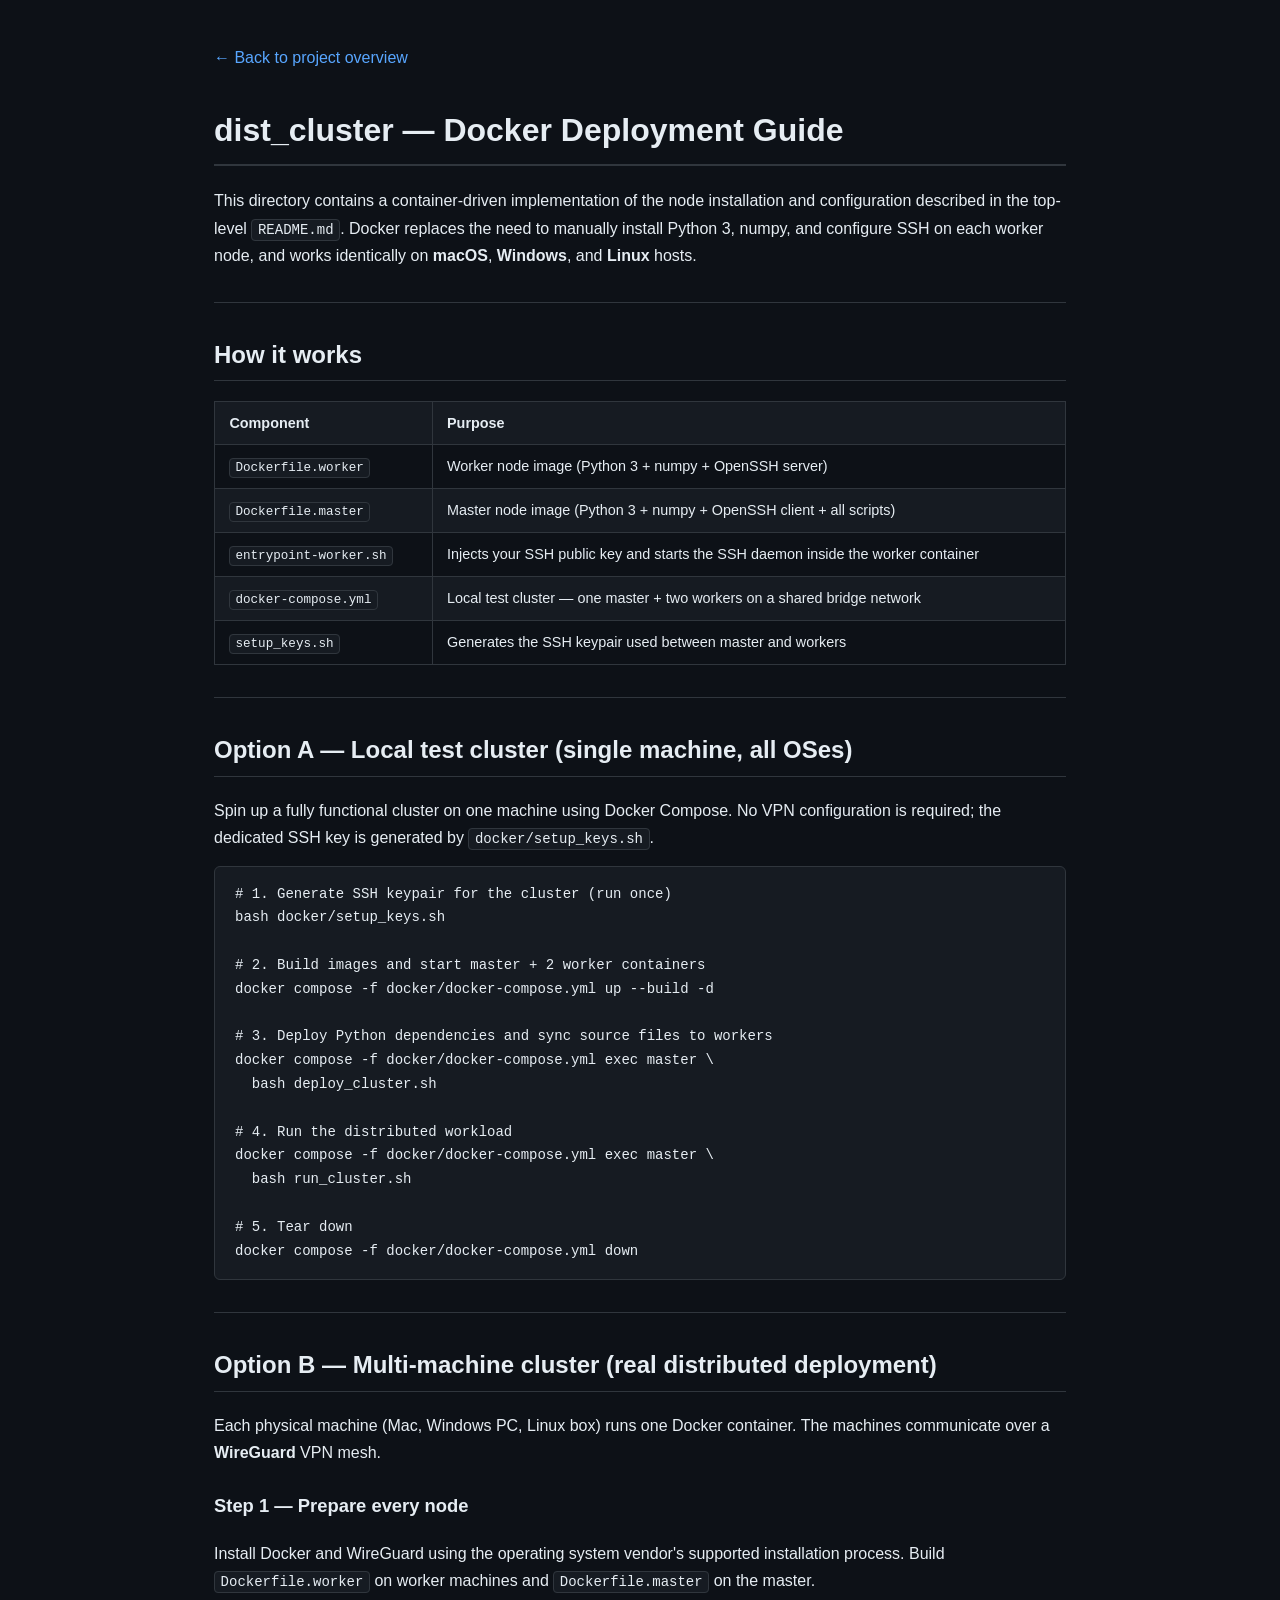
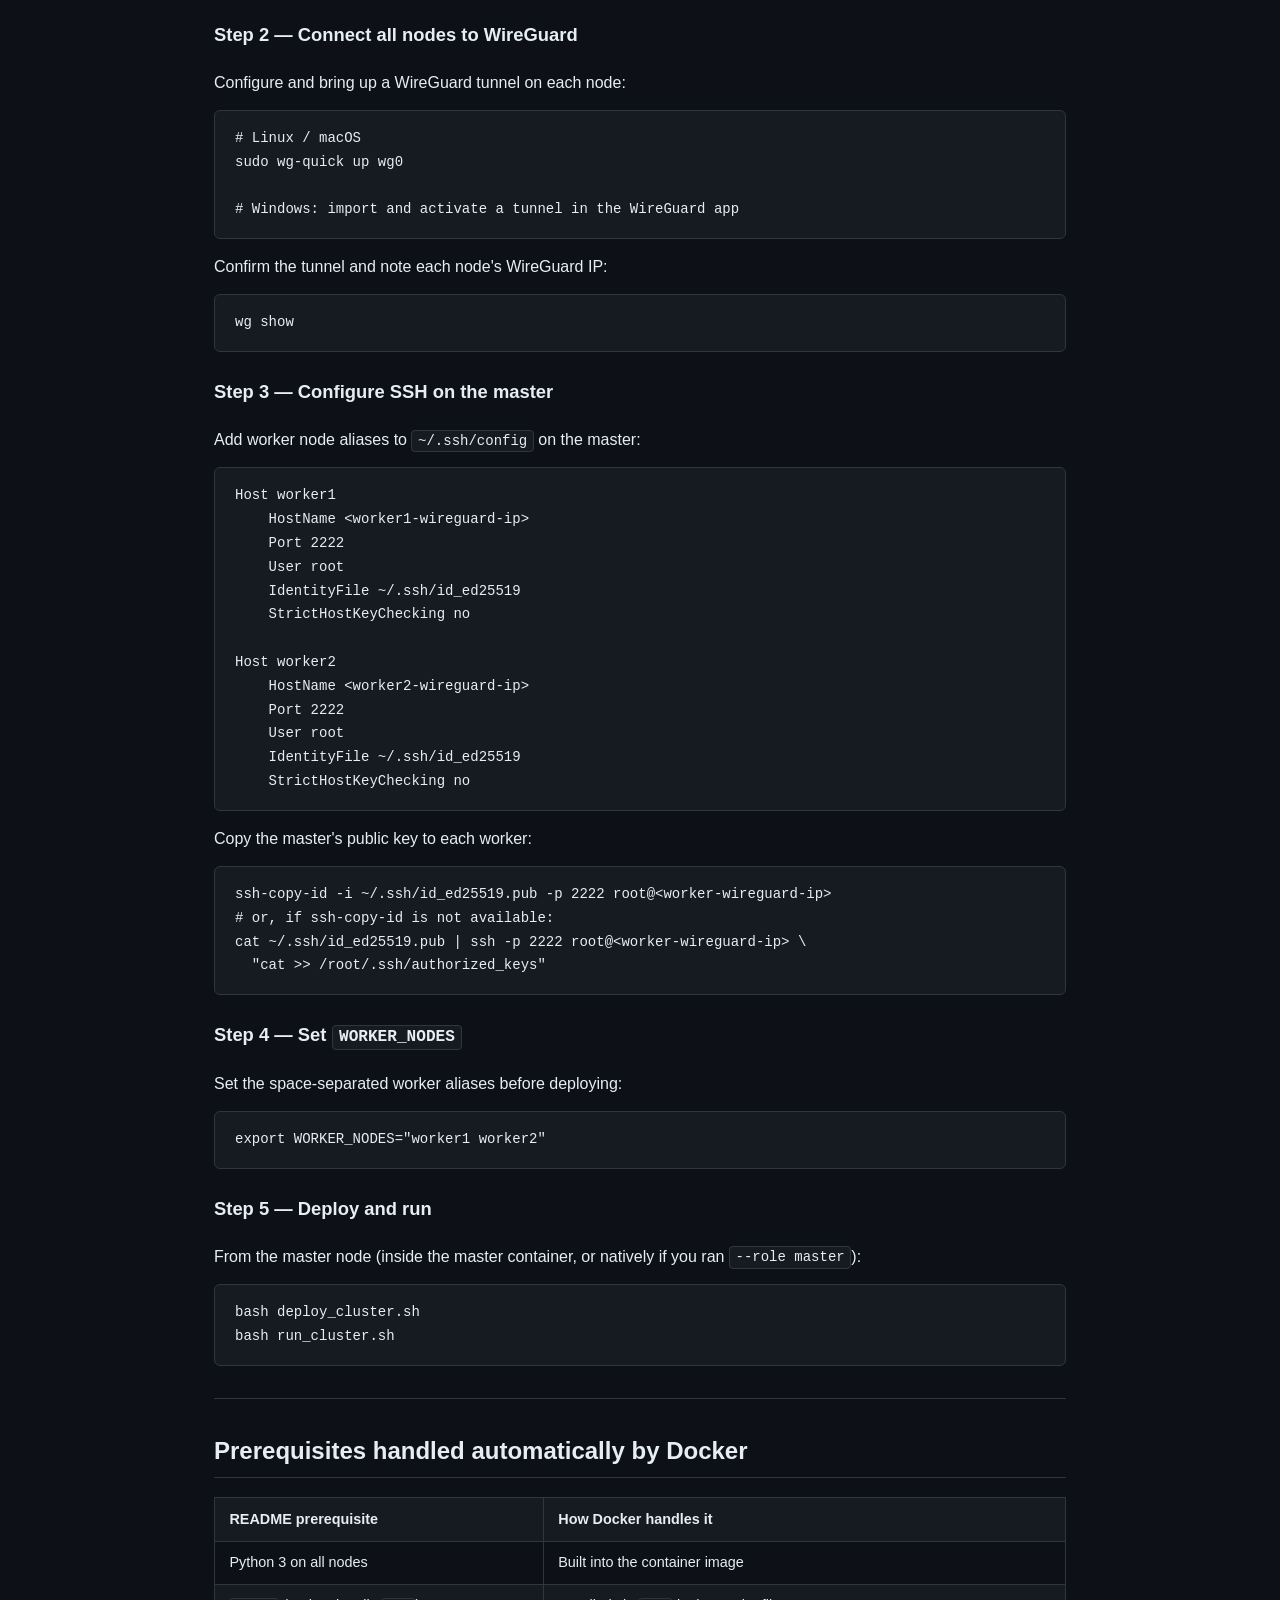
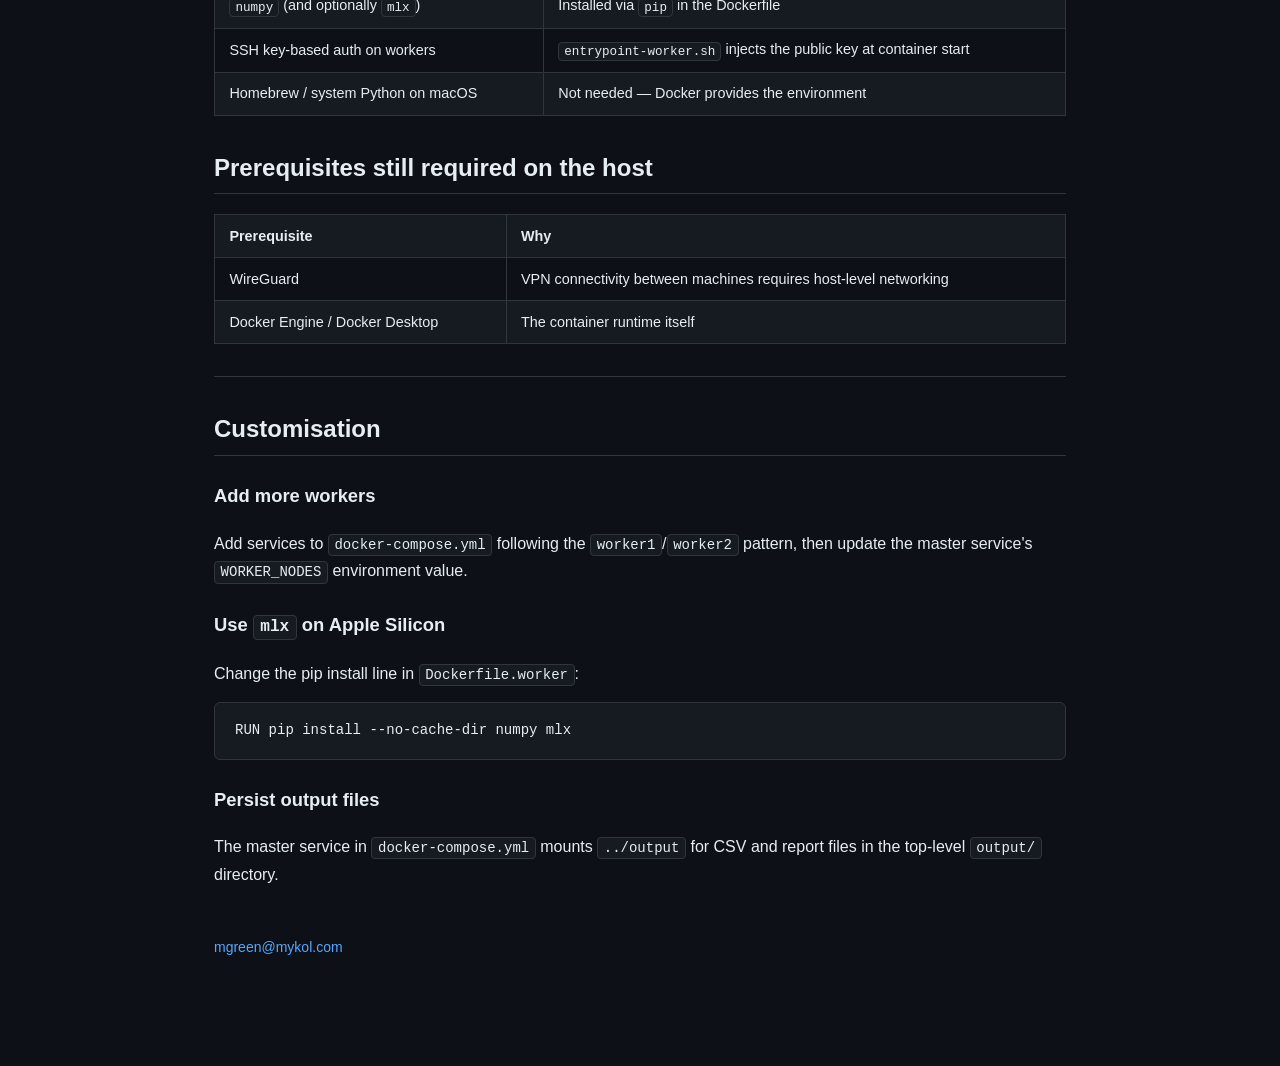
<file: docs/Docker_Deployment_Guide.html>
<!DOCTYPE html>
<html lang="en">
<head>
  <meta charset="UTF-8" />
  <meta name="viewport" content="width=device-width, initial-scale=1.0" />
  <title>Docker Deployment Guide - Distributed Cluster</title>
  <style>
    *, *::before, *::after { box-sizing: border-box; }

    body {
      font-family: -apple-system, BlinkMacSystemFont, "Segoe UI", Roboto, Helvetica, Arial, sans-serif;
      line-height: 1.7;
      color: #e6edf3;
      background: #0d1117;
      margin: 0;
      padding: 0;
    }

    .container {
      max-width: 900px;
      margin: 0 auto;
      padding: 2rem 1.5rem 4rem;
    }

    h1 { font-size: 2rem; border-bottom: 2px solid #30363d; padding-bottom: 0.4rem; margin-top: 2rem; }
    h2 { font-size: 1.5rem; border-bottom: 1px solid #30363d; padding-bottom: 0.3rem; margin-top: 2rem; }
    h3 { font-size: 1.15rem; margin-top: 1.5rem; }

    p { margin: 0.75rem 0; }

    a { color: #58a6ff; text-decoration: none; }
    a:hover { text-decoration: underline; }

    code {
      background: #161b22;
      border: 1px solid #30363d;
      border-radius: 4px;
      font-family: "SFMono-Regular", Consolas, "Liberation Mono", Menlo, monospace;
      font-size: 0.875em;
      padding: 0.15em 0.4em;
    }

    pre {
      background: #161b22;
      border: 1px solid #30363d;
      border-radius: 6px;
      padding: 1rem 1.25rem;
      overflow-x: auto;
      font-size: 0.875rem;
    }

    pre code {
      background: none;
      border: none;
      padding: 0;
      font-size: inherit;
    }

    ul, ol { padding-left: 1.5rem; margin: 0.75rem 0; }
    li { margin: 0.35rem 0; }

    hr { border: none; border-top: 1px solid #30363d; margin: 2rem 0; }

    table {
      border-collapse: collapse;
      width: 100%;
      margin: 1rem 0;
      font-size: 0.9rem;
    }

    th, td {
      border: 1px solid #30363d;
      padding: 0.55rem 0.9rem;
      text-align: left;
    }

    th { background: #161b22; font-weight: 600; }
    tr:nth-child(even) td { background: #161b22; }

    footer {
      margin-top: 3rem;
      color: #8b949e;
      font-size: 0.875rem;
    }
  </style>
</head>
<body>
  <div class="container">
    <p><a href="../index.html">← Back to project overview</a></p>

    <h1>dist_cluster — Docker Deployment Guide</h1>

    <p>
      This directory contains a container-driven implementation of the node installation and
      configuration described in the top-level <code>README.md</code>. Docker replaces the need
      to manually install Python&nbsp;3, numpy, and configure SSH on each worker node, and works
      identically on <strong>macOS</strong>, <strong>Windows</strong>, and <strong>Linux</strong> hosts.
    </p>

    <hr />

    <h2>How it works</h2>

    <table>
      <thead>
        <tr><th>Component</th><th>Purpose</th></tr>
      </thead>
      <tbody>
        <tr><td><code>Dockerfile.worker</code></td><td>Worker node image (Python 3 + numpy + OpenSSH server)</td></tr>
        <tr><td><code>Dockerfile.master</code></td><td>Master node image (Python 3 + numpy + OpenSSH client + all scripts)</td></tr>
        <tr><td><code>entrypoint-worker.sh</code></td><td>Injects your SSH public key and starts the SSH daemon inside the worker container</td></tr>
        <tr><td><code>docker-compose.yml</code></td><td>Local test cluster — one master + two workers on a shared bridge network</td></tr>
        <tr><td><code>setup_keys.sh</code></td><td>Generates the SSH keypair used between master and workers</td></tr>
      </tbody>
    </table>

    <hr />

    <h2>Option A — Local test cluster (single machine, all OSes)</h2>

    <p>
      Spin up a fully functional cluster on one machine using Docker Compose.
      No VPN configuration is required; the dedicated SSH key is generated by
      <code>docker/setup_keys.sh</code>.
    </p>

    <pre><code># 1. Generate SSH keypair for the cluster (run once)
bash docker/setup_keys.sh

# 2. Build images and start master + 2 worker containers
docker compose -f docker/docker-compose.yml up --build -d

# 3. Deploy Python dependencies and sync source files to workers
docker compose -f docker/docker-compose.yml exec master \
  bash deploy_cluster.sh

# 4. Run the distributed workload
docker compose -f docker/docker-compose.yml exec master \
  bash run_cluster.sh

# 5. Tear down
docker compose -f docker/docker-compose.yml down</code></pre>

    <hr />

    <h2>Option B — Multi-machine cluster (real distributed deployment)</h2>

    <p>
      Each physical machine (Mac, Windows PC, Linux box) runs one Docker container.
      The machines communicate over a <strong>WireGuard</strong> VPN mesh.
    </p>

    <h3>Step 1 — Prepare every node</h3>

    <p>
      Install Docker and WireGuard using the operating system vendor's
      supported installation process. Build <code>Dockerfile.worker</code> on
      worker machines and <code>Dockerfile.master</code> on the master.
    </p>

    <h3>Step 2 — Connect all nodes to WireGuard</h3>

    <p>Configure and bring up a WireGuard tunnel on each node:</p>

    <pre><code># Linux / macOS
sudo wg-quick up wg0

# Windows: import and activate a tunnel in the WireGuard app</code></pre>

    <p>Confirm the tunnel and note each node's WireGuard IP:</p>

    <pre><code>wg show</code></pre>

    <h3>Step 3 — Configure SSH on the master</h3>

    <p>Add worker node aliases to <code>~/.ssh/config</code> on the master:</p>

    <pre><code>Host worker1
    HostName &lt;worker1-wireguard-ip&gt;
    Port 2222
    User root
    IdentityFile ~/.ssh/id_ed25519
    StrictHostKeyChecking no

Host worker2
    HostName &lt;worker2-wireguard-ip&gt;
    Port 2222
    User root
    IdentityFile ~/.ssh/id_ed25519
    StrictHostKeyChecking no</code></pre>

    <p>Copy the master's public key to each worker:</p>

    <pre><code>ssh-copy-id -i ~/.ssh/id_ed25519.pub -p 2222 root@&lt;worker-wireguard-ip&gt;
# or, if ssh-copy-id is not available:
cat ~/.ssh/id_ed25519.pub | ssh -p 2222 root@&lt;worker-wireguard-ip&gt; \
  "cat >> /root/.ssh/authorized_keys"</code></pre>

    <h3>Step 4 — Set <code>WORKER_NODES</code></h3>

    <p>Set the space-separated worker aliases before deploying:</p>

    <pre><code>export WORKER_NODES="worker1 worker2"</code></pre>

    <h3>Step 5 — Deploy and run</h3>

    <p>From the master node (inside the master container, or natively if you ran <code>--role master</code>):</p>

    <pre><code>bash deploy_cluster.sh
bash run_cluster.sh</code></pre>

    <hr />

    <h2>Prerequisites handled automatically by Docker</h2>

    <table>
      <thead>
        <tr><th>README prerequisite</th><th>How Docker handles it</th></tr>
      </thead>
      <tbody>
        <tr><td>Python 3 on all nodes</td><td>Built into the container image</td></tr>
        <tr><td><code>numpy</code> (and optionally <code>mlx</code>)</td><td>Installed via <code>pip</code> in the Dockerfile</td></tr>
        <tr><td>SSH key-based auth on workers</td><td><code>entrypoint-worker.sh</code> injects the public key at container start</td></tr>
        <tr><td>Homebrew / system Python on macOS</td><td>Not needed — Docker provides the environment</td></tr>
      </tbody>
    </table>

    <h2>Prerequisites still required on the host</h2>

    <table>
      <thead>
        <tr><th>Prerequisite</th><th>Why</th></tr>
      </thead>
      <tbody>
        <tr><td>WireGuard</td><td>VPN connectivity between machines requires host-level networking</td></tr>
        <tr><td>Docker Engine / Docker Desktop</td><td>The container runtime itself</td></tr>
      </tbody>
    </table>

    <hr />

    <h2>Customisation</h2>

    <h3>Add more workers</h3>

    <p>
      Add services to <code>docker-compose.yml</code> following the <code>worker1</code>/<code>worker2</code>
      pattern, then update the master service's <code>WORKER_NODES</code> environment value.
    </p>

    <h3>Use <code>mlx</code> on Apple Silicon</h3>

    <p>Change the pip install line in <code>Dockerfile.worker</code>:</p>

    <pre><code>RUN pip install --no-cache-dir numpy mlx</code></pre>

    <h3>Persist output files</h3>

    <p>
      The master service in <code>docker-compose.yml</code> mounts <code>../output</code> for CSV
      and report files in the top-level <code>output/</code> directory.
    </p>

    <footer>
      <a href="mailto:mgreen@mykol.com">mgreen@mykol.com</a>
    </footer>
  </div>
</body>
</html>
</file>
